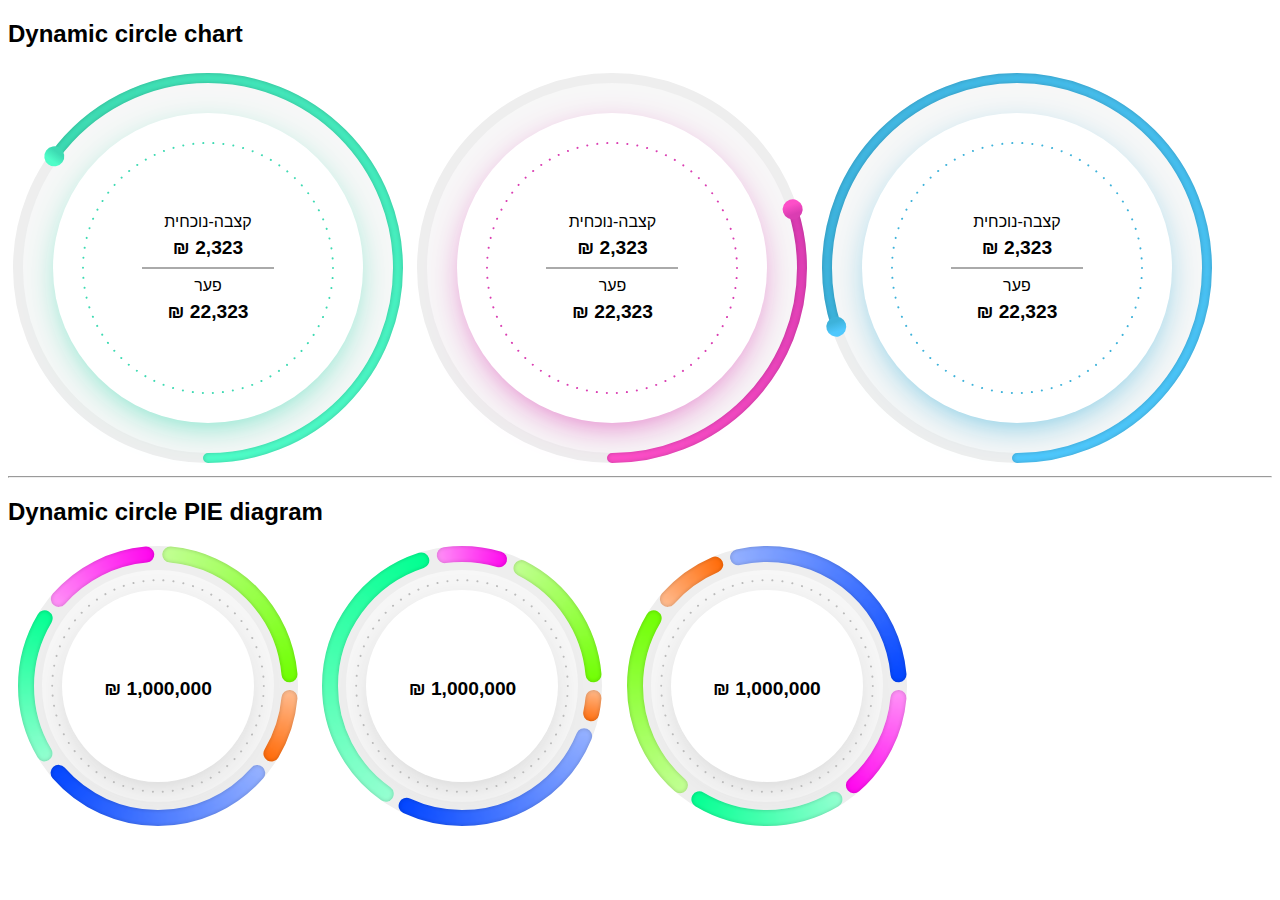
<file: index.html>
<!DOCTYPE html>
<html>
<head>
	<meta charset="utf-8">
	<title>Circle diagrams</title>
	<link rel="stylesheet" type="text/css" href="style.css">
	<script type="text/javascript" src="jquery-3.4.1.slim.min.js"></script>
	<script type="text/javascript" src="conic-gradient.js"></script>
	<script type="text/javascript" src="circle-widget.js"></script>
</head>
<body><section>
	<h2>Dynamic circle chart</h2>
	<div class="circle-widget chart" data-values="65, #4FFDC8, #3ddab2">
		<div>קצבה-נוכחית
			<b>‎₪ 2,323</b>
			<hr>
			פער
			<b>₪ 22,323</b>
		</div>
	</div>

	<div class="circle-widget chart" data-values="30, #FD4FC8, #da3db2">
		<div>קצבה-נוכחית
			<b>‎₪ 2,323</b>
			<hr>
			פער
			<b>₪ 22,323</b>
		</div>
	</div>

	<div class="circle-widget chart" data-values="80, #4FC8FD, #3db2da">
		<div>קצבה-נוכחית
			<b>‎₪ 2,323</b>
			<hr>
			פער
			<b>₪ 22,323</b>
		</div>
	</div>
	</section><hr><section>
	<h2>Dynamic circle PIE diagram</h2>
	<div class="circle-widget pie">
		<div>
			<b>‎₪ 1,000,000</b>
		</div>
		<div class="item"  data-values="10, hsl(24, 100%, 80%), hsl(24, 100%, 50%)">
			קצבה-נוכחית
			<b>‎₪ 100,000</b>
		</div>
		<div class="item"  data-values="30, hsl(224, 100%, 80%), hsl(224, 100%, 50%)">
			קצבה-נוכחית
			<b>‎₪ 300,000</b>
		</div>
		<div class="item"  data-values="20, hsl(154, 100%, 80%), hsl(154, 100%, 50%)">
			קצבה-נוכחית
			<b>‎₪ 200,000</b>
		</div>
		<div class="item"  data-values="15, hsl(304, 100%, 80%), hsl(304, 100%, 50%)">
			קצבה-נוכחית
			<b>‎₪ 150,000</b>
		</div>
		<div class="item"  data-values="25, hsl(94, 100%, 80%), hsl(94, 100%, 50%)">
			קצבה-נוכחית
			<b>‎₪ 250,000</b>
		</div>
	</div>

	<div class="circle-widget pie">
		<div>
			<b>‎₪ 1,000,000</b>
		</div>
		<div class="item"  data-values="5, hsl(24, 100%, 80%), hsl(24, 100%, 50%)">
			קצבה-נוכחית
			<b>‎₪ 50,000</b>
		</div>
		<div class="item"  data-values="30, hsl(224, 100%, 80%), hsl(224, 100%, 50%)">
			קצבה-נוכחית
			<b>‎₪ 300,000</b>
		</div>
		<div class="item"  data-values="40, hsl(154, 100%, 80%), hsl(154, 100%, 50%)">
			קצבה-נוכחית
			<b>‎₪ 400,000</b>
		</div>
		<div class="item"  data-values="10, hsl(304, 100%, 80%), hsl(304, 100%, 50%)">
			קצבה-נוכחית
			<b>‎₪ 100,000</b>
		</div>
		<div class="item"  data-values="20, hsl(94, 100%, 80%), hsl(94, 100%, 50%)">
			קצבה-נוכחית
			<b>‎₪ 200,000</b>
		</div>
	</div>

	<div class="circle-widget pie">
		<div>
			<b>‎₪ 1,000,000</b>
		</div>
		<div class="item"  data-values="15, hsl(304, 100%, 80%), hsl(304, 100%, 50%)">
			קצבה-נוכחית
			<b>‎₪ 150,000</b>
		</div>
		<div class="item"  data-values="20, hsl(154, 100%, 80%), hsl(154, 100%, 50%)">
			קצבה-נוכחית
			<b>‎₪ 200,000</b>
		</div>
		<div class="item"  data-values="25, hsl(94, 100%, 80%), hsl(94, 100%, 50%)">
			קצבה-נוכחית
			<b>‎₪ 250,000</b>
		</div>
		<div class="item"  data-values="10, hsl(24, 100%, 80%), hsl(24, 100%, 50%)">
			קצבה-נוכחית
			<b>‎₪ 100,000</b>
		</div>
		<div class="item"  data-values="30, hsl(224, 100%, 80%), hsl(224, 100%, 50%)">
			קצבה-נוכחית
			<b>‎₪ 300,000</b>
		</div>
	</div>
</section></body>
</html>
</file>
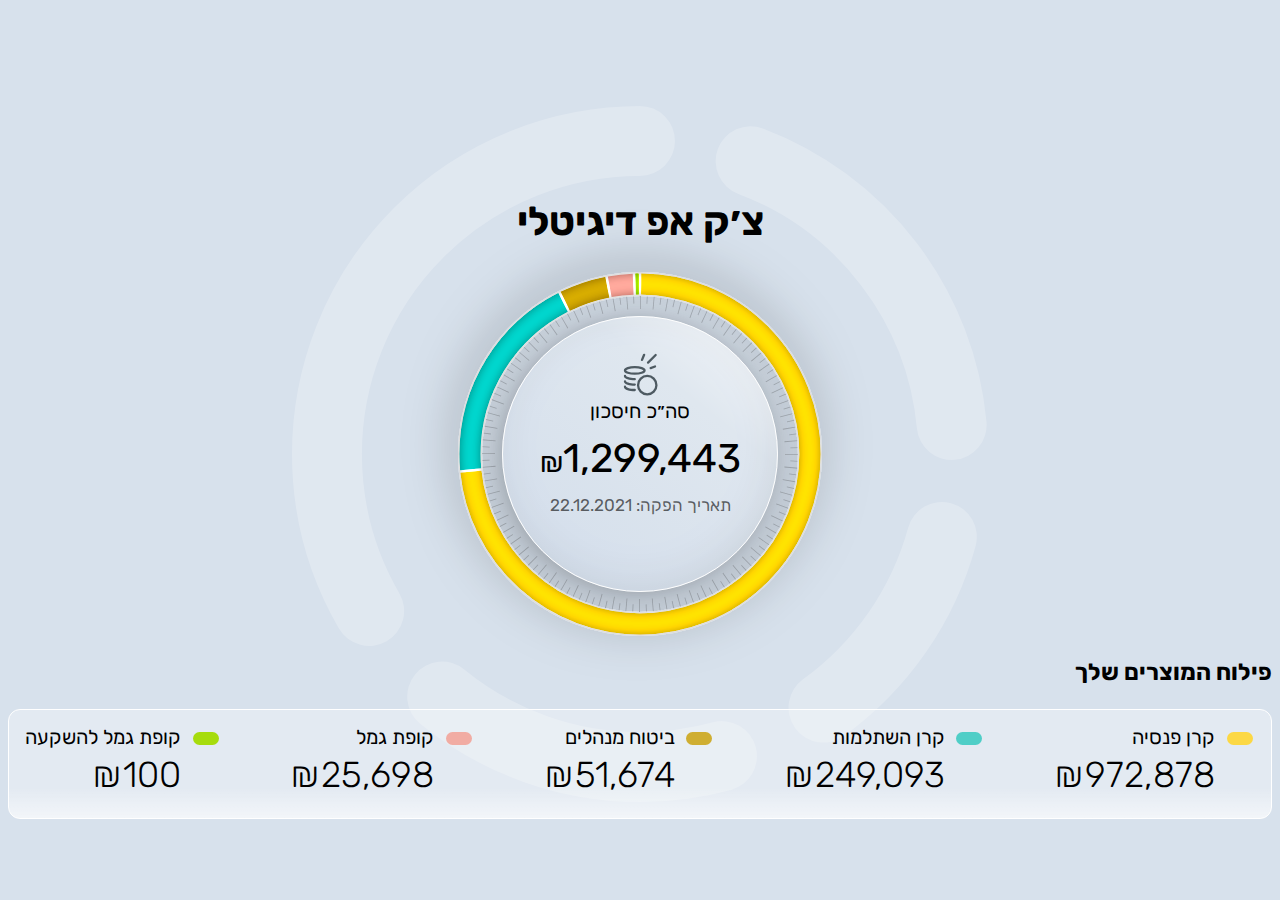
<file: pie/index.html>
<!DOCTYPE html>
<html>
<head>
	<meta charset="utf-8">
	<title>PIE chart</title>
	<meta name="viewport" content="width=device-width, minimum-scale=1.0">
	<script src="../jquery-3.4.1.slim.min.js"></script>
	<script src="pie.js"></script>
	<link rel="stylesheet" type="text/css" href="pie.css">
	<style type="text/css">
		@import url('https://fonts.googleapis.com/css2?family=Rubik:ital,wght@0,300;0,400;0,500;1,300;1,400;1,500&display=swap');
		:root {
			background: #D7E1EC;
			font: 20px/1.12 Rubik, sans-serif;
			/* text-align: center; */
			/* color: #1C075F; */
		}
		.content {
			/* overflow: hidden; */
			text-align: center;
			margin-top: 200px;
		}
		.small {
			font-size: .6em;
			line-height: 1em;
			font-weight: normal;
		}
		h3 {text-align: start;}

		.data-list {
			display: flex;
			justify-content: space-between;
			flex-wrap: wrap;
			text-align: start;
			background: linear-gradient(180deg, rgba(255, 255, 255, 0) 71.87%, rgba(255, 255, 255, 0.56) 100%), rgba(255, 255, 255, 0.3);
			border: #fff 1.5px solid;
			border-radius: 12px;
			padding: 0 0.8em;
		}
		.data-list div {
			/* flex-basis: 150px; */
			text-align: start;
			/* flex-grow: 1; */
			margin: .8em 2em .8em 0;
		}
		.data-list dt {
			line-height: 1.5em;
			margin: auto;
			font-size: 36px;
			font-weight: 300;
		}
		.data-list dd {
			margin: 0;
		}
		.data-list dd::before {
			content: '';
			display: inline-block;
			vertical-align: middle;
			font-size: .65em;
			height: 1em;
			width: 2em;
			background: var(--color);
			margin-right: -2em;
			border-radius: .5em;
			position: relative;
			left: .9em;
		}
		@media screen and (max-width: 900px) {
			.pie {
				font-size: 18px;
			}
			.data-list{
				display: block;
			}
		}
	</style>
</head>
<body dir="rtl">
<section class="content">
	<h1>צ׳ק אפ דיגיטלי</h1>
		<div class="pie">
			<div class="pie-inner">
				<svg width="35" height="43" viewBox="0 0 35 43"><g fill="none">
					<circle cx="24.2493" cy="32.1261" r="9.16505" stroke="#29373E" stroke-opacity="0.8" stroke-width="2.29126"/>
					<ellipse cx="11.768" cy="17.4137" rx="9.76801" ry="3.256" stroke="#29373E" stroke-opacity="0.8" stroke-width="2.29126"/>
					<path d="M11.768 26.1566C10.4852 26.1566 9.21503 26.0724 8.02992 25.9088C6.84481 25.7452 5.768 25.5053 4.86095 25.203C3.95391 24.9006 3.2344 24.5417 2.74351 24.1467C2.25263 23.7516 1.99997 23.3282 1.99997 22.9006" stroke="#29373E" stroke-opacity="0.8" stroke-width="2.29126" stroke-linecap="round"/>
					<path d="M11.768 31.5834C10.4852 31.5834 9.21503 31.4992 8.02992 31.3355C6.84481 31.1719 5.768 30.9321 4.86095 30.6297C3.95391 30.3274 3.2344 29.9684 2.74351 29.5734C2.25263 29.1784 1.99997 28.755 1.99997 28.3274" stroke="#29373E" stroke-opacity="0.8" stroke-width="2.29126" stroke-linecap="round"/>
					<path d="M11.768 37.0102C10.4852 37.0102 9.21503 36.9259 8.02992 36.7623C6.84481 36.5987 5.768 36.3588 4.86095 36.0565C3.95391 35.7541 3.2344 35.3952 2.74351 35.0002C2.25263 34.6051 1.99997 34.1817 1.99997 33.7542" stroke="#29373E" stroke-opacity="0.8" stroke-width="2.29126" stroke-linecap="round"/>
					<line x1="1.14563" y1="-1.14563" x2="11.9235" y2="-1.14563" transform="matrix(0.707105 -0.707108 0.707105 0.707108 25.0554 11.2415)" stroke="#29373E" stroke-opacity="0.8" stroke-width="2.29126" stroke-linecap="round"/>
					<line x1="1.14563" y1="-1.14563" x2="5.75969" y2="-1.14563" transform="matrix(0.939692 -0.342021 0.34202 0.939693 26.9742 16.5476)" stroke="#29373E" stroke-opacity="0.8" stroke-width="2.29126" stroke-linecap="round"/>
					<line x1="1.14563" y1="-1.14563" x2="6.65429" y2="-1.14563" transform="matrix(0.383185 -0.923672 0.923675 0.383176 19.6325 8.39868)" stroke="#29373E" stroke-opacity="0.8" stroke-width="2.29126" stroke-linecap="round"/>
				</g></svg>
				<br>סה״כ חיסכון
				<div class="sum"></div>
				<div class="small-caption">תאריך הפקה: 22.12.2021</div>
			</div>
		</div>
	<h3>פילוח המוצרים שלך</h3>
	<dl class="data-list">
		<div style="--color: #FCD844">
			<dd>קרן פנסיה</dd>
			<dt>972,878 ₪</dt>
		</div>
		<div style="--color: #4FCEC7">
			<dd>קרן השתלמות</dd>
			<dt>249,093 ₪</dt>
		</div>
		<div style="--color: #CFAE31">
			<dd>ביטוח מנהלים</dd>
			<dt>51,674 ₪</dt>
		</div>
		<div style="--color: #F1ACA3">
			<dd>קופת גמל</dd>
			<dt>25,698 ₪</dt>
		</div>
		<div style="--color: #A6DC0D">
			<dd>קופת גמל להשקעה</dd>
			<dt>100 ₪</dt>
		</div>
	</dl>
</section>
</body>
</html>
</file>
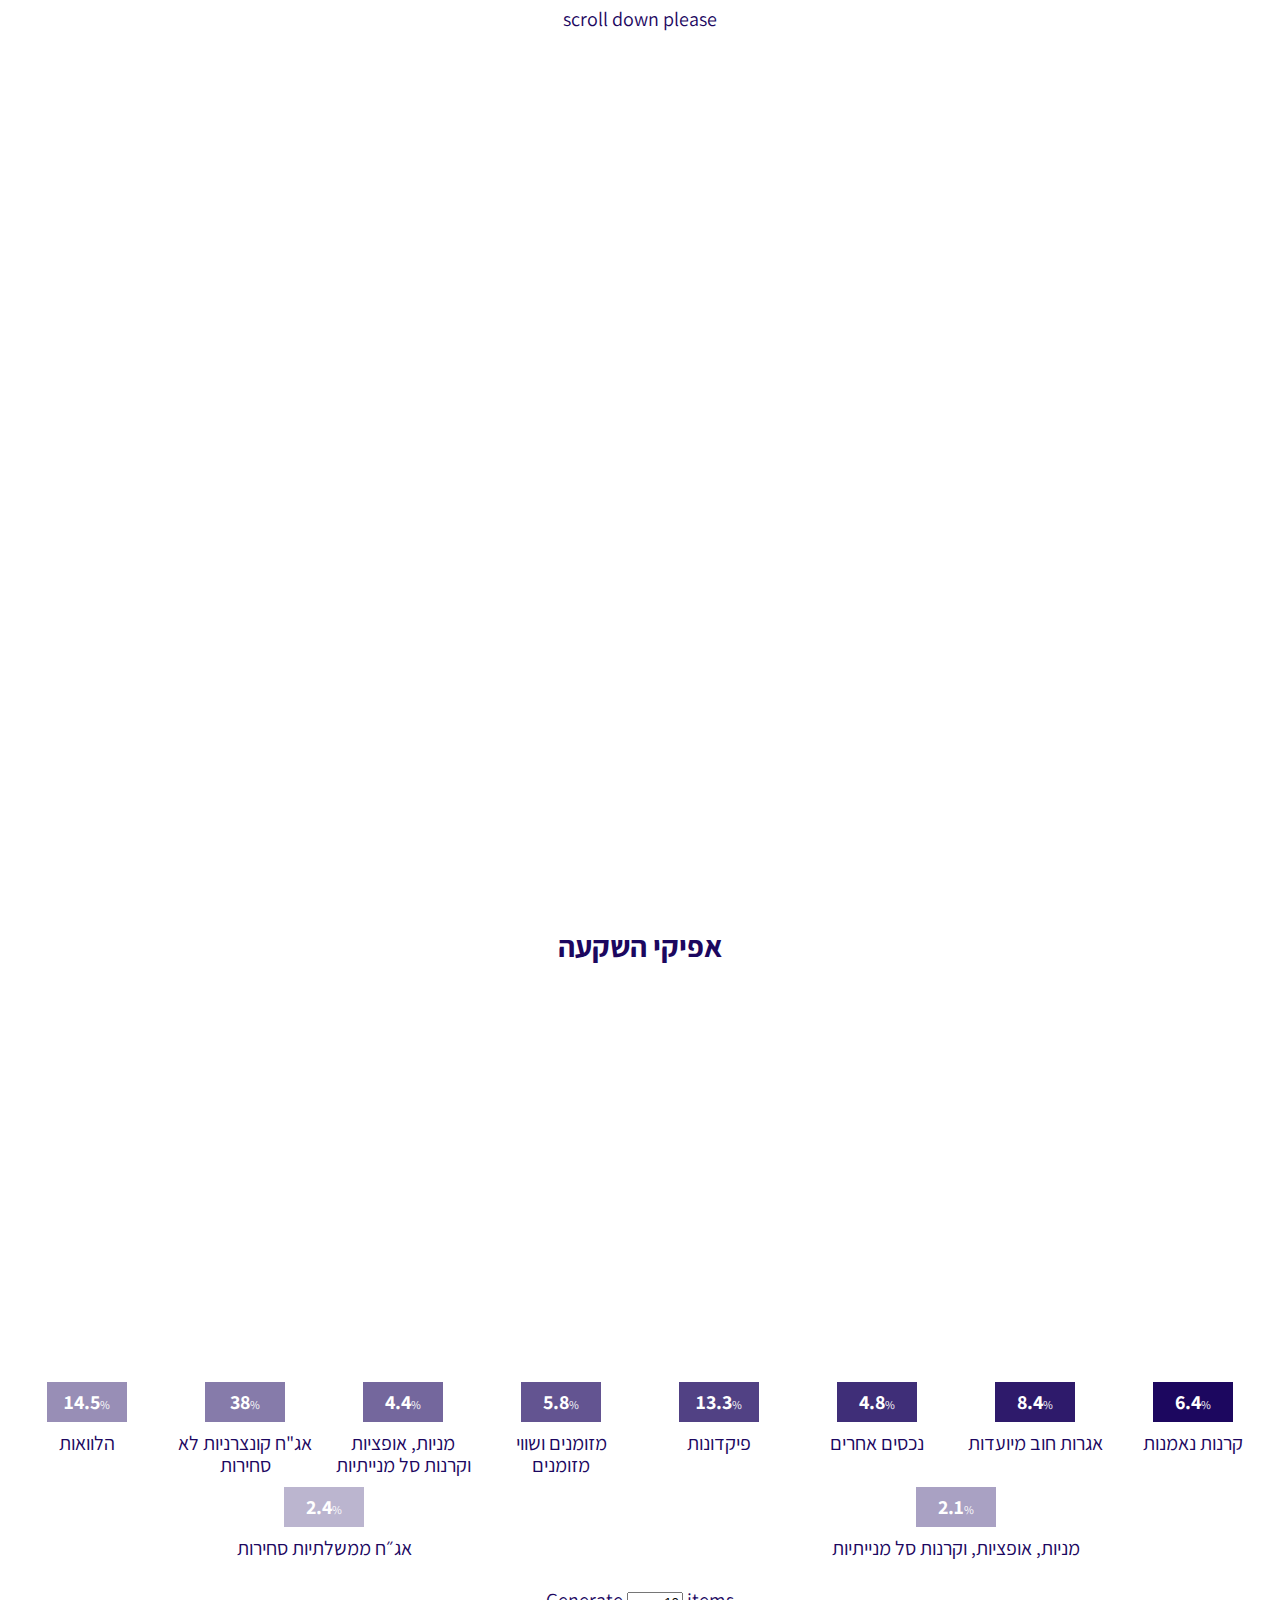
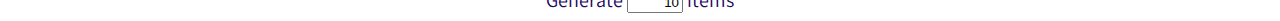
<file: pie1/index.html>
<!DOCTYPE html>
<html>
<head>
	<meta charset="utf-8">
	<title>PIE chart</title>
	<meta name="viewport" content="width=device-width, minimum-scale=1.0">
	<script src="../jquery-3.4.1.slim.min.js"></script>
	<script src="pie.js"></script>
	<link rel="stylesheet" type="text/css" href="pie.css">
	<style type="text/css">
		@import url('https://fonts.googleapis.com/css2?family=Assistant:wght@200;300;400;500;600;700;800&display=swap');
		:root {
			background: #fff;
			font: 20px/1.12 Assistant, sans-serif;
			text-align: center;
			color: #1C075F;
		}
		h2 {
			margin-top: 100vh;
		}
		.small {
			font-size: .6em;
			line-height: 1em;
			font-weight: normal;
		}
		.data-list {
			display: flex;
			justify-content: space-between;
			flex-wrap: wrap;
		}

		.data-list div {
			flex-basis: 150px;
			text-align: center;
			flex-grow: 1;
		}
		.data-list dt {
			width: 4em;
			line-height: 2em;
			margin: auto;
			background: hsl(254deg 86% 20%);
			font-weight: bold;
			color: #fff;
		}
		.data-list dd {
			margin: .5em;
		}
	</style>
</head>
<body dir="rtl">
	scroll down please
	<h2>אפיקי השקעה</h2>
	<div class="pie-vidget"></div>
	<dl class="data-list">
		<div>
			<dt>2.3%</dt>
			<dd>קרנות נאמנות</dd>
		</div>
		<div>
			<dt>5.1%</dt>
			<dd>אגרות חוב מיועדות</dd>
		</div>
		<div>
			<dt>7%</dt>
			<dd>נכסים אחרים</dd>
		</div>
		<div>
			<dt>18%</dt>
			<dd>פיקדונות</dd>
		</div>
		<div>
			<dt>2.3%</dt>
			<dd>מזומנים ושווי מזומנים</dd>
		</div>
		<div>
			<dt>5.1%</dt>
			<dd>מניות, אופציות וקרנות סל מנייתיות</dd>
		</div>
		<div>
			<dt>7%</dt>
			<dd>אג"ח קונצרניות לא סחירות</dd>
		</div>
		<div>
			<dt>18%</dt>
			<dd>הלוואות</dd>
		</div>
		<div>
			<dt>25.6%</dt>
			<dd>מניות, אופציות, וקרנות סל מנייתיות</dd>
		</div>
		<div>
			<dt>42%</dt>
			<dd>אג״ח ממשלתיות סחירות</dd>
		</div>
	</dl>
	<label>Generate <input type="number" min=4 max=10 value="10" id="generate"> items</label>
	<script>
		let list=$('.data-list'), items=$('>div', list);
		list[0].querySelectorAll('dt').forEach((el, i)=>{
			i=10-i*7/(items.length-1);
			el.style.background=`rgb(${255-22.7*i} ${255-24.8*i} ${255-16*i})`
		})

		jQuery('#generate').on('input', function (e) {
			if (!this.validity.valid) return;
			const count=this.value;
			let divs=items.clone().appendTo(list);
			$('>div', list).hide();
			for (let i = 0, rest=100; i < count; i++) {
				let val=i==count-1?rest:(Math.random()*rest*2/count+.7);
				divs.not(':visible').eq(parseInt(Math.random()*(10-i))).show()
				 .children('dt').html(+val.toFixed(1)+'<span class="small">%</span>');
				//console.log(rest, val);
				rest-=val;
			}
			$('>div:hidden', list).remove()
			createPIE();
		}).trigger('input');
	</script>
</body>
</html>
</file>
<file: style.css>
body {
	font-family: sans-serif;
}
/*styling widget container and background pseudoelements*/
.circle-widget {
	position: relative;
	width: 400px;
	height: 400px;
	text-align: center;
	flex-direction: column;
	justify-content: center;
	align-content: center;
	align-items: center;
	display: inline-flex; /*or flex*/
	vertical-align: middle;
	--chart-color: #bbb;
}
.circle-widget.pie {
	width: 280px;
	height: 280px;
	margin: 0 10px;
}
.circle-widget::before, .circle-widget::after {
	position: absolute;
	content: '';
	background: #F7F7F7;
	border-radius: 50%;
	box-sizing: border-box;
	z-index: -1;
}
.circle-widget::before {
	width: 390px;
	height: 390px;
	border: #eee 10px solid;
}
.circle-widget.pie::before {
	width: 100%;
	height: 100%;
	border-width: 24px;
}
.circle-widget::after {
	width: 310px;
	height: 310px;
	background: #fff;
	box-shadow: 0px 10px 40px -15px var(--chart-color);
	transition: box-shadow 1s;
}
.circle-widget.pie::after {
	width: 192px;
	height: 192px;
}

/*styling the text inside a circles*/

.circle-widget > div {
	color: #000;
	position: relative;
}
.circle-widget b {
	display: block;
	font-size: larger;
    margin-top: .3em;
    white-space: nowrap;
}
.circle-widget hr {
	min-width: 130px;
	border: #aaa .5px solid;
}

/*styling toolltips in PIE chart*/

.circle-widget.pie .item {
	position: absolute;
	background: #fff;
	border-radius: 5px;
	padding: 1em 1.5em;
	border-top: #FFD028 4px solid;
	box-shadow: 0px 10px 20px rgba(1, 1, 1, 0.2);
	transition: .3s, top 50ms, left .1s;
	--arrow-left: 60%;
	z-index: 1;
}
.circle-widget.pie .item:not(.visible) {
	visibility: hidden;
	opacity: 0;
}
.circle-widget.pie .item::before {
	content: '';
	position: absolute;
	border: solid;
	border-color: #FFD028 transparent;
	border-width: 0 13px 13px; 
	left: var(--arrow-left);
	top: -16px;
	transition: left 0.1s;
}
/*Styling svg elements*/

.circle-widget svg {
	width: 100%;
	height: 100%;
	position: absolute;
}

.circle-widget circle {
	fill: none;
	stroke-linecap: round;
	transition: .8s, opacity .3s;
}

.circle-widget.chart .arc {
	transform: scaleX(-1) rotate(90deg);
	stroke-dasharray: 1px 1200px;
}
.circle-widget pattern .arc {
	transition: none !important;
	transform: translate(50%, 50%) !important;
}

.circle-widget .dots {
    r: 125px;
    stroke: var(--chart-color);
    stroke-width: 2px;
    stroke-dasharray: 0.07px 10px;
}
.circle-widget.pie .dots {
    r: 105.8px;
}
.circle-widget .dots.initial {
	transform: rotate(-10deg);
}
.circle-widget .initial {
	stroke-width: 0;
	opacity: 0;
}
.circle-widget.chart .initial {
	stroke-dashoffset: 2px;
}
.circle-widget. pattern .arc {
	transform: none !important;
}


.circle-widget:nth-child(3)>svg * {transition-delay: .4s !important}
.circle-widget:nth-child(4)>svg * {transition-delay: .8s !important}
</file>
<file: pie/pie.css>
/*styling widget container and background pseudoelements*/
.pie {
	position: relative;
	text-align: center;
	flex-direction: column;
	justify-content: center;
	align-content: center;
	align-items: center;
	display: flex; /*or flex*/
	vertical-align: middle;
	width: 18.2em;
	height: 18.2em;
	margin: 0 auto;
	font-size: 20px;
}

/*styling the text inside a circles*/

.pie > div {
	color: #000;
	position: relative;
	/* font-weight: lighter; */
}
.pie-inner {
	border-radius: 50%;
	box-sizing: border-box;
	background: linear-gradient(38.85deg, #b7c8e13d 14.69%, rgba(255, 255, 255, 0) 69.33%, rgba(255, 255, 255, 0.38) 85.08%), rgba(255, 255, 255, 0.2);
	box-shadow: -3px 1px 20px #0004;
	transition: box-shadow 1s;
	border: 1.8px #fff solid;
	width: 75.8%;
	height: 75.8%;
	padding: 10% 0;
}
.pie-inner .small-caption {
	font-size: 85%;
	color: #0009;
}
.pie .sum {
	font-size: 200%;
	margin: .35em 0;
}
.pie .sum::after {
	content: "₪";
	font-size: 70%;
	display: inline-block;
}
.pie-inner svg{
	width: 1.75em;
}

/*styling toolltips in PIE chart*/

.pie .item {
	text-align: start;
	position: absolute;
	background: #e3e8f3c9;
	border-radius: 5px;
	padding: .7em 1.3em;
	border: #fff 1.5px solid;
	border-top: var(--color) 4px solid;
	box-shadow: 0px 10px 20px rgba(1, 1, 1, 0.2);
	transition: .3s, top 50ms, left .1s;
	--arrow-left: 60%;
	z-index: 1;
	filter: drop-shadow(3px 4px 20px rgb(1 1 1 / 20%));
	margin-right: -50px;
	-webkit-backdrop-filter: blur(2px);
	backdrop-filter: blur(2px);
}
.pie .item:not(.visible) {
	visibility: hidden;
	opacity: 0;
}
.pie .item::before {
	content: '';
	position: absolute;
	border: solid;
	border-color: var(--color) transparent;
	border-width: 0 13px 13px;
	left: var(
	--arrow-left);
	top: -16px;
	transition: left 0.1s;
}
.pie .item dd {
	margin: 0;
	font-weight: 200;
}
/*Styling svg elements*/

.pie>svg {
	position: absolute;
	overflow: visible;
	width: 100%;
	height: 100%;
	/* z-index: -1; */
}
.pie>svg:first-child {
	z-index: -1;
}
.pie>svg>g {
	filter: url(#c_filter) drop-shadow(-3px -9px 25px #0004);
}

.pie circle {
	fill: none;
	/* stroke-linecap: round; */
	transition: .8s, opacity .6s, stroke-width 1s cubic-bezier(0.6, 1.7, 0.31, 1);
}

.pie .arc {
	transform: rotate(-90deg);
}

.pie .arc.background {
	r: 86%;
	stroke: #fff;
	stroke-opacity: .23;
	stroke-width: 70;
	--space: .23;
	stroke-linecap: round;
	stroke-dashoffset: var(--space);
	transition: 1s .1s, stroke-width 1.2s cubic-bezier(0.6, 2.3, 0.5, 1) .3s;
	transition-delay: .3s;
	--trans: scale(.6) rotate(40deg);
}
@media screen and (max-width: 600px) {
	.pie .arc.background {
		r: 63%;
		stroke-width: 52px;
		--space: .22;
	}
}

.pie .dial {
    r: 152px;
    stroke: #3334;
    stroke-width: 14px;
    stroke-dasharray: .3 4.7001;
}
.pie .dial:first-of-type {
	stroke-width: 9px;
	r: 155px;
	stroke-dashoffset: 2.5;
}
.pie .dial.initial {
	transform: rotate(40deg) scale(.9);
	opacity: 0;
	stroke-width: 0;
}
.pie .arc.initial {
	 stroke-width: 0; 
	 opacity: 0; 
	 transform: var(--trans) rotate(-110deg);
}
</file>
<file: pie1/pie.css>
body {
	overflow-x: hidden;
}

.pie-vidget {
	--size: min(326px, max(186px, 33.33vw));
	font-size: max(calc(var(--size) / 17), 15px);
	--thickness: min(2.4em, calc(var(--size) / 6.5));
	--marker:  .5em;
	--turn: -45deg;
	--color: #1C075F;
	margin: var(--thickness) auto;
	height: var(
	--size);
	/* padding: var(
	--thickness) 0; */
	position: relative;
	/* width: var(
	--size); */
	transition: .2s margin;
	/* left: -100px; */
}
/*@media screen and (max-width: 900px) {
	.pie-vidget {
		--size: 186px;
		--thickness: 25px;
	}
}
*/.pie-vidget svg {
	display: block;
	margin: auto;
	overflow: visible;
	width: var(--size);
	height: var(--size);
	--start:  0;
	isolation: isolate;
}
.pie-vidget svg.complete {
	transition: 0.4s;
}
.pie-vidget svg circle {
	r: calc(50% - var(--thickness) / 2);
	stroke-width: var(--thickness);
	stroke-dasharray: 0, var(--start), var(--val), 1;
	fill: none;
	stroke: var(--color);
	cx: 50%;
	cy: 50%;
	transform: rotate(var(--turn));
	transform-origin: 50% 50%;
	transition: .8s ease-in-out, opacity .2s, mix-blend-mode 0s 0.5s;
}
.pie-vidget .pie-sectors {
	mix-blend-mode: screen;
}
.pie-vidget .pie-glow circle{
	filter: drop-shadow(0 0 0.2em #fff8) drop-shadow(0 0 .3em var(--color)) blur(0px);
	stroke: #000;
	transition: opacity .4s;
	opacity: 0;
	stroke-width: calc(var(--thickness) - 1px);
}
.pie-vidget .pie-sectors circle.hover+*, .pie-vidget .pie-sectors circle:last-child{
	mix-blend-mode: lighten;
	transition-delay: 0s;
}
.pie-vidget .pie-glow circle.hover{
	transition: opacity .3s;
	opacity: 1;
}
.pie-vidget svg:not(.complete) .pie-sectors circle {
	--start: 0 !important;
	--val: 0.0015 !important;
	opacity: 0
}
.pie-vidget svg g circle:last-child {
	transform: rotate(var(--turn)) rotate(.001turn);
}
.pie-pointer {
	transform: rotate(var(--turn)) translateY(.5px) translate(50%, 50%);
	transform-origin: 50% 50%;
	opacity: 0;
	--turn: -.25turn;
}
.pie-line {
	height: 1px;
	width: var(--thickness);
	x: 50%;
	y: -0.5;
}
.pie-marker {
	/* fill:  var(--color); */
	height: var(--marker);
	width: var(--marker);
	x: calc(50% + var(--thickness) - var(--marker)/2);
	y: calc(var(--marker) / -2);
	transform: rotate(calc(-1*var(--turn)));
	transform-origin: calc(50% + var(--thickness)) 0;
	transition: inherit;
}
.pie-title {
	position: absolute;
	/* margin: 50%; */
	padding: 0 .2em;
	display: flex;
	text-align: start;
	direction: ltr;
	/* line-height: .5em; */
	max-width: var(--size);
	align-items: baseline;
	transition: opacity .2s, visibility .2s;
	height: 1.1em;
	/* outline: 1px solid; */
}
.pie-title.pie-left {
	direction: rtl;
}
.pie-title:not(.visible) {
	opacity: 0;
	visibility: hidden;
	transition-delay: 0s !important;
}
.pie-title>div{
	line-height: 0.85em;
	margin: -0.2em .16em;
}
.pie-title>div div{
	display: inline-block;
	vertical-align: baseline;
	margin: -2em 0;
}
.pie-title>div:first-child {
	font-size: 2.3em;
	font-weight: 500;
	/* line-height: 0.4em; */
	/* margin: -0.2em .1em; */
	letter-spacing: -.012em;
}
</file>
